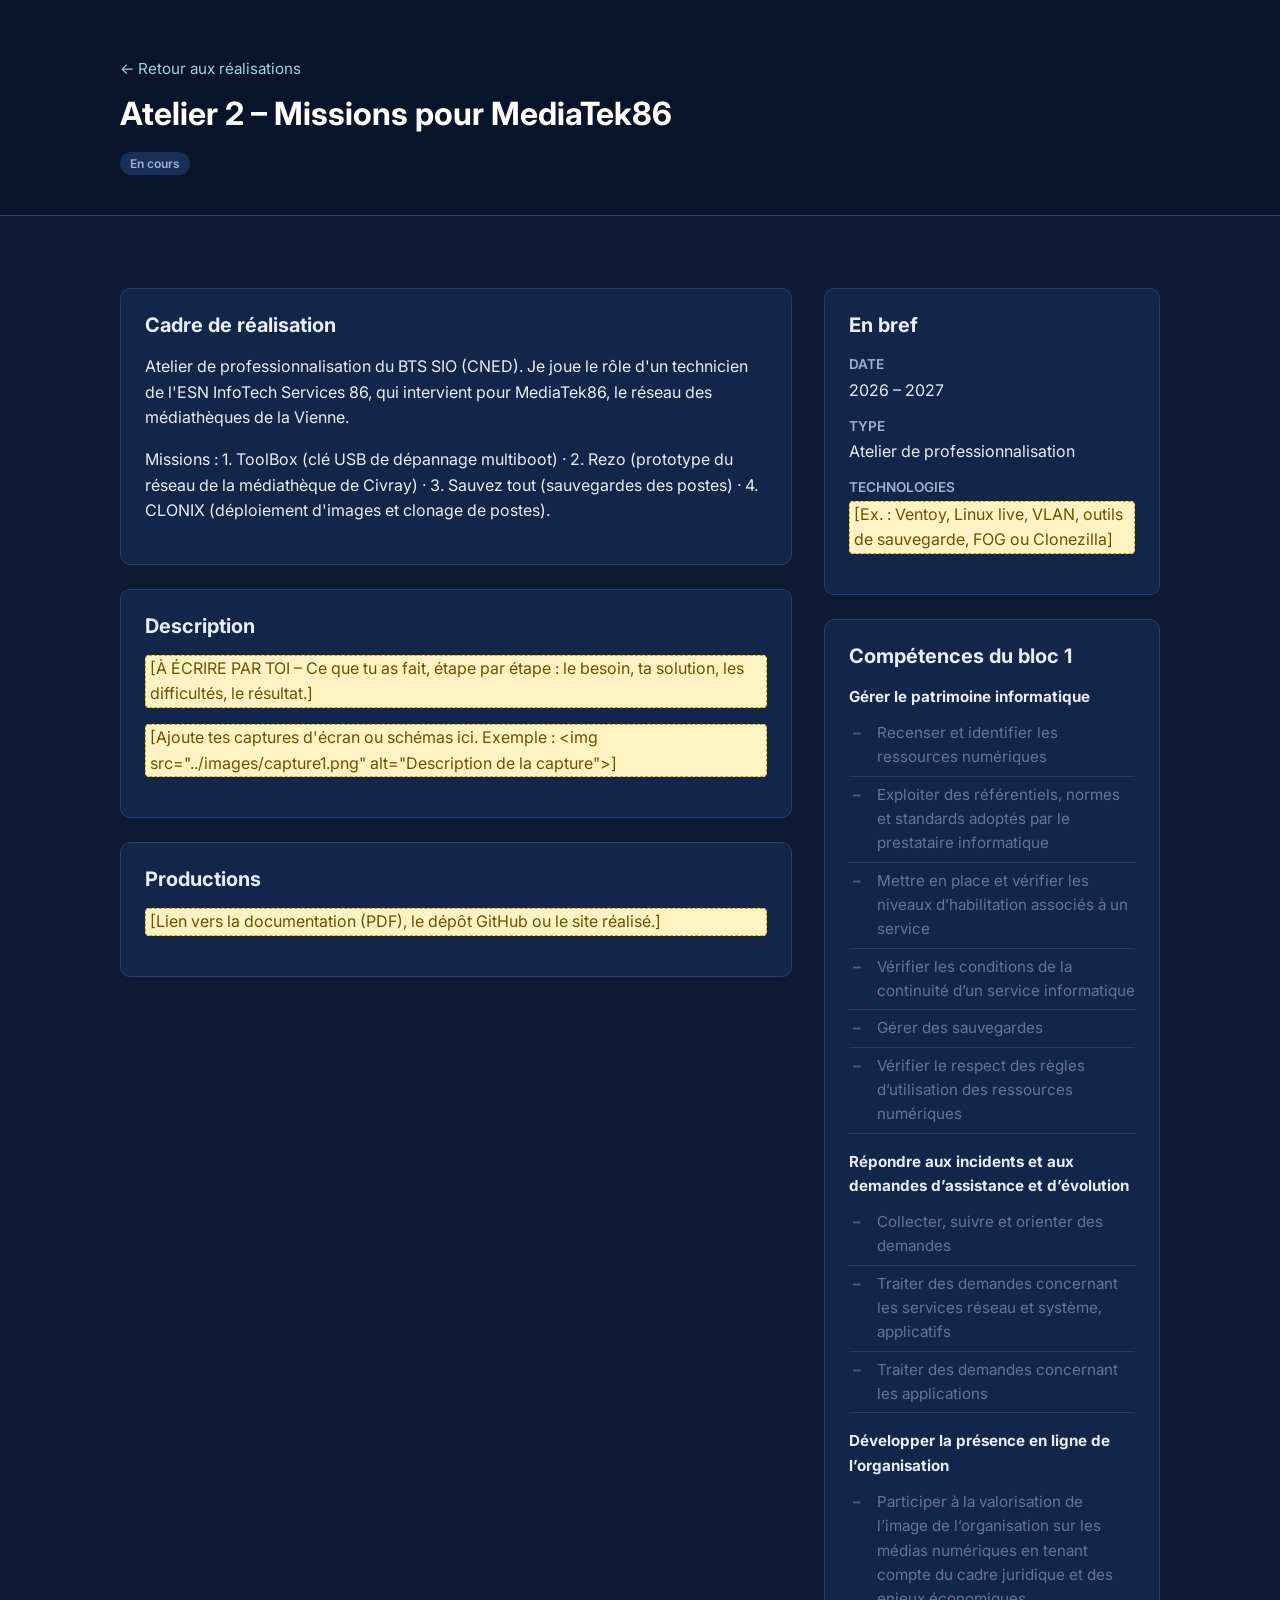
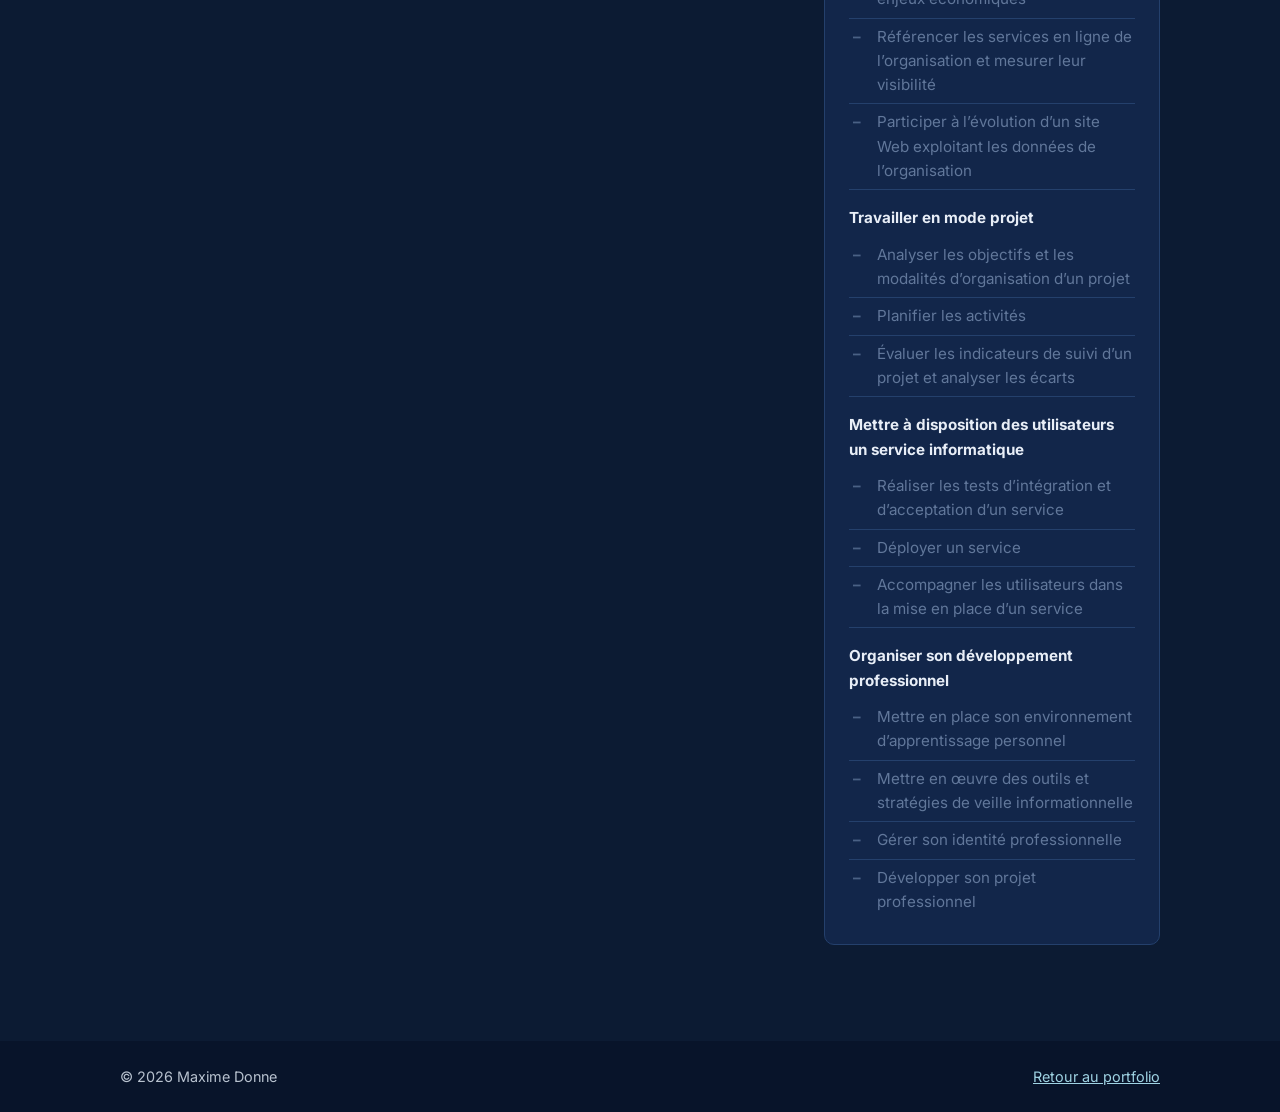
<file: realisations/atelier-2.html>
<!DOCTYPE html>
<html lang="fr">
<head>
  <meta charset="UTF-8">
  <meta name="viewport" content="width=device-width, initial-scale=1.0">
  <title>Atelier 2 – MediaTek86 – Maxime Donne</title>
  <link rel="stylesheet" href="https://fonts.googleapis.com/css2?family=Inter:wght@400;600;700&display=swap">
  <link rel="stylesheet" href="../style.css">
</head>
<body>
<!-- MODE D'EMPLOI
     - Remplace les zones jaunes (class="todo") par TON texte.
     - Compétences : pour cocher une compétence, enlève class="non" sur sa ligne.
       Les lignes avec class="non" restent grisées (non mobilisées).
     - Captures : mets tes images dans ../images/ et change le nom dans src="". -->

<header class="detail-head">
  <div class="container">
    <a class="retour" href="../index.html#realisations">← Retour aux réalisations</a>
    <h1>Atelier 2 – Missions pour MediaTek86</h1>
    <span class="badge avenir">En cours</span>
  </div>
</header>

<section>
  <div class="container fiche">
    <div>
      <div class="bloc">
        <h2>Cadre de réalisation</h2>
        <p>Atelier de professionnalisation du BTS SIO (CNED). Je joue le rôle d'un technicien de l'ESN InfoTech Services 86, qui intervient pour MediaTek86, le réseau des médiathèques de la Vienne.</p>
        <p>Missions : 1. ToolBox (clé USB de dépannage multiboot) · 2. Rezo (prototype du réseau de la médiathèque de Civray) · 3. Sauvez tout (sauvegardes des postes) · 4. CLONIX (déploiement d'images et clonage de postes).</p>
      </div>
      <div class="bloc">
        <h2>Description</h2>
        <p class="todo">[À ÉCRIRE PAR TOI – Ce que tu as fait, étape par étape : le besoin, ta solution, les difficultés, le résultat.]</p>
        <div class="captures">
          <p class="todo">[Ajoute tes captures d'écran ou schémas ici. Exemple : &lt;img src="../images/capture1.png" alt="Description de la capture"&gt;]</p>
        </div>
      </div>
      <div class="bloc">
        <h2>Productions</h2>
        <p class="todo">[Lien vers la documentation (PDF), le dépôt GitHub ou le site réalisé.]</p>
      </div>
    </div>

    <aside>
      <div class="bloc">
        <h2>En bref</h2>
        <dl class="infos">
          <dt>Date</dt><dd>2026 – 2027</dd>
          <dt>Type</dt><dd>Atelier de professionnalisation</dd>
          <dt>Technologies</dt><dd class="todo">[Ex. : Ventoy, Linux live, VLAN, outils de sauvegarde, FOG ou Clonezilla]</dd>
        </dl>
      </div>
      <div class="bloc">
        <h2>Compétences du bloc 1</h2>
        <ul class="comp-list">
          <li class="groupe">Gérer le patrimoine informatique</li>
          <li class="non">Recenser et identifier les ressources numériques</li>
          <li class="non">Exploiter des référentiels, normes et standards adoptés par le prestataire informatique</li>
          <li class="non">Mettre en place et vérifier les niveaux d’habilitation associés à un service</li>
          <li class="non">Vérifier les conditions de la continuité d’un service informatique</li>
          <li class="non">Gérer des sauvegardes</li>
          <li class="non">Vérifier le respect des règles d’utilisation des ressources numériques</li>
          <li class="groupe">Répondre aux incidents et aux demandes d’assistance et d’évolution</li>
          <li class="non">Collecter, suivre et orienter des demandes</li>
          <li class="non">Traiter des demandes concernant les services réseau et système, applicatifs</li>
          <li class="non">Traiter des demandes concernant les applications</li>
          <li class="groupe">Développer la présence en ligne de l’organisation</li>
          <li class="non">Participer à la valorisation de l’image de l’organisation sur les médias numériques en tenant compte du cadre juridique et des enjeux économiques</li>
          <li class="non">Référencer les services en ligne de l’organisation et mesurer leur visibilité</li>
          <li class="non">Participer à l’évolution d’un site Web exploitant les données de l’organisation</li>
          <li class="groupe">Travailler en mode projet</li>
          <li class="non">Analyser les objectifs et les modalités d’organisation d’un projet</li>
          <li class="non">Planifier les activités</li>
          <li class="non">Évaluer les indicateurs de suivi d’un projet et analyser les écarts</li>
          <li class="groupe">Mettre à disposition des utilisateurs un service informatique</li>
          <li class="non">Réaliser les tests d’intégration et d’acceptation d’un service</li>
          <li class="non">Déployer un service</li>
          <li class="non">Accompagner les utilisateurs dans la mise en place d’un service</li>
          <li class="groupe">Organiser son développement professionnel</li>
          <li class="non">Mettre en place son environnement d’apprentissage personnel</li>
          <li class="non">Mettre en œuvre des outils et stratégies de veille informationnelle</li>
          <li class="non">Gérer son identité professionnelle</li>
          <li class="non">Développer son projet professionnel</li>
        </ul>
      </div>
    </aside>
  </div>
</section>

<footer>
  <div class="container">
    <span>© 2026 Maxime Donne</span>
    <a href="../index.html">Retour au portfolio</a>
  </div>
</footer>
</body>
</html>
</file>
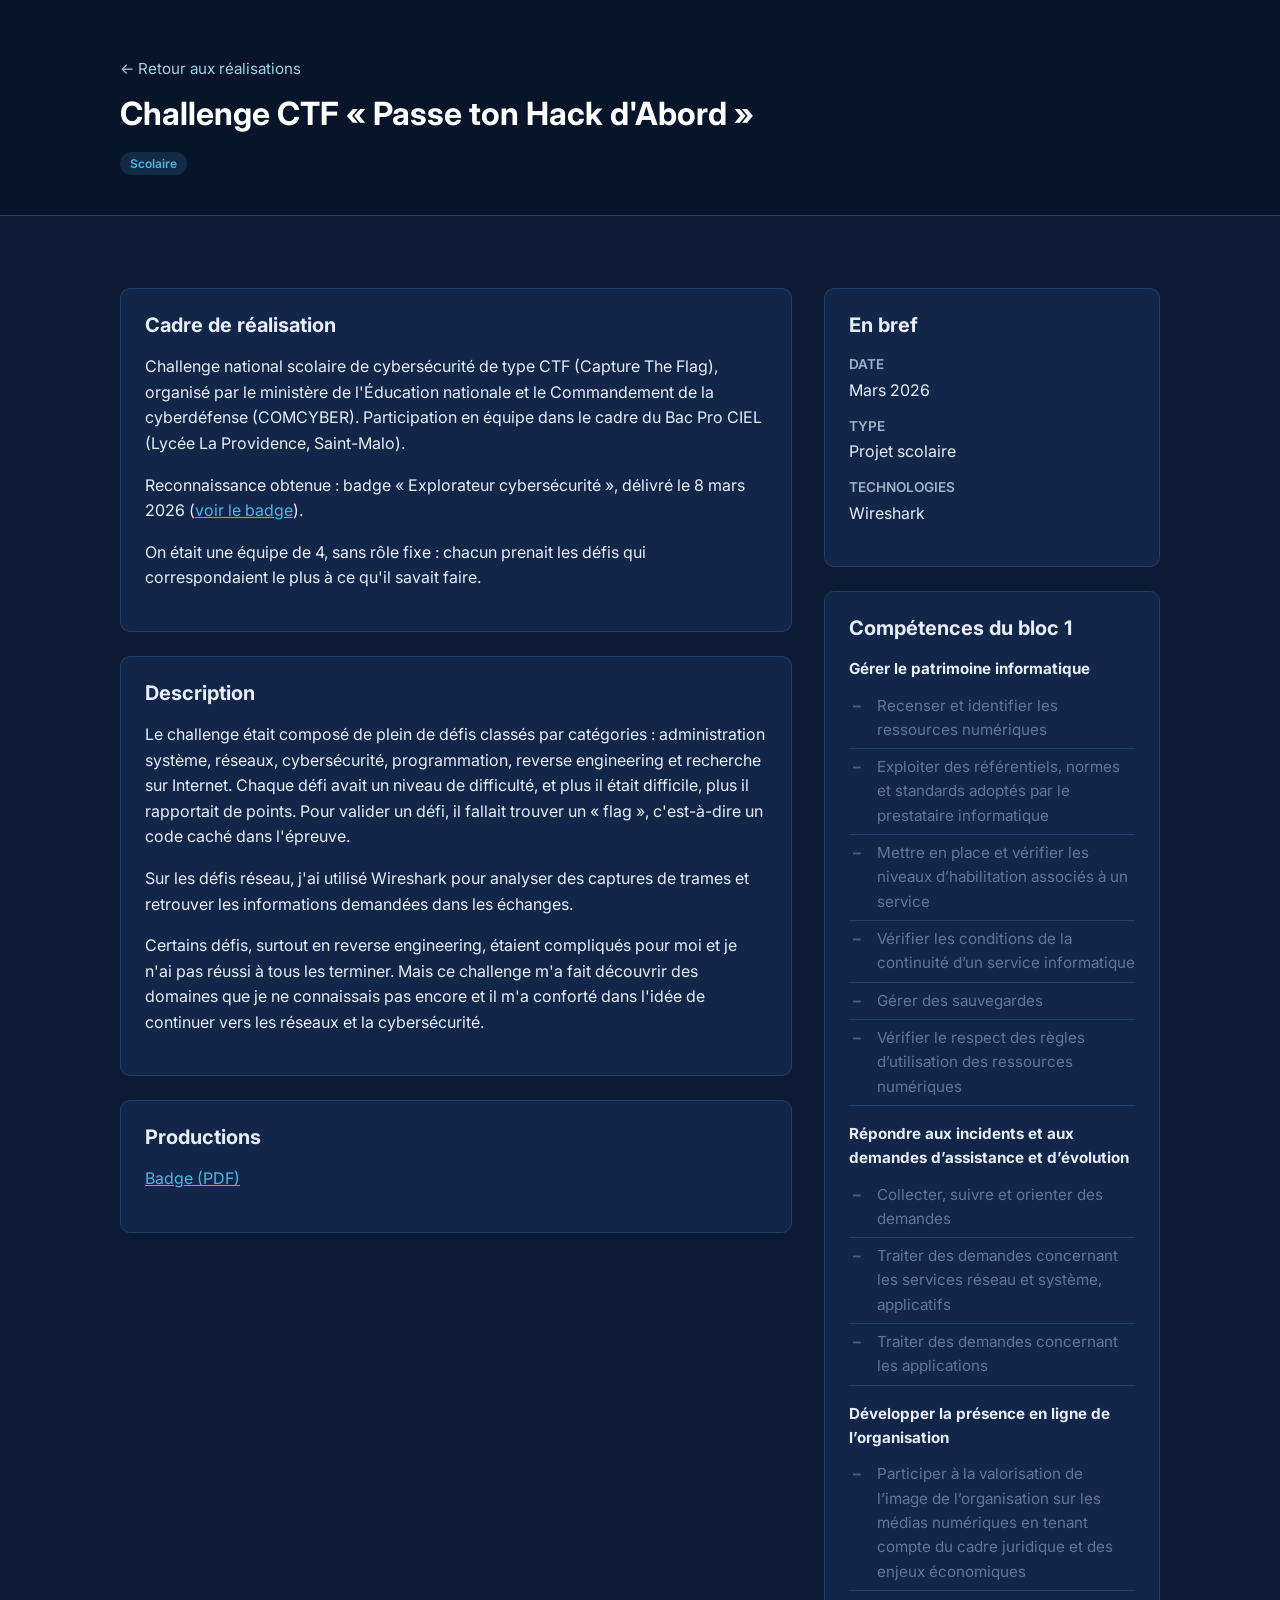
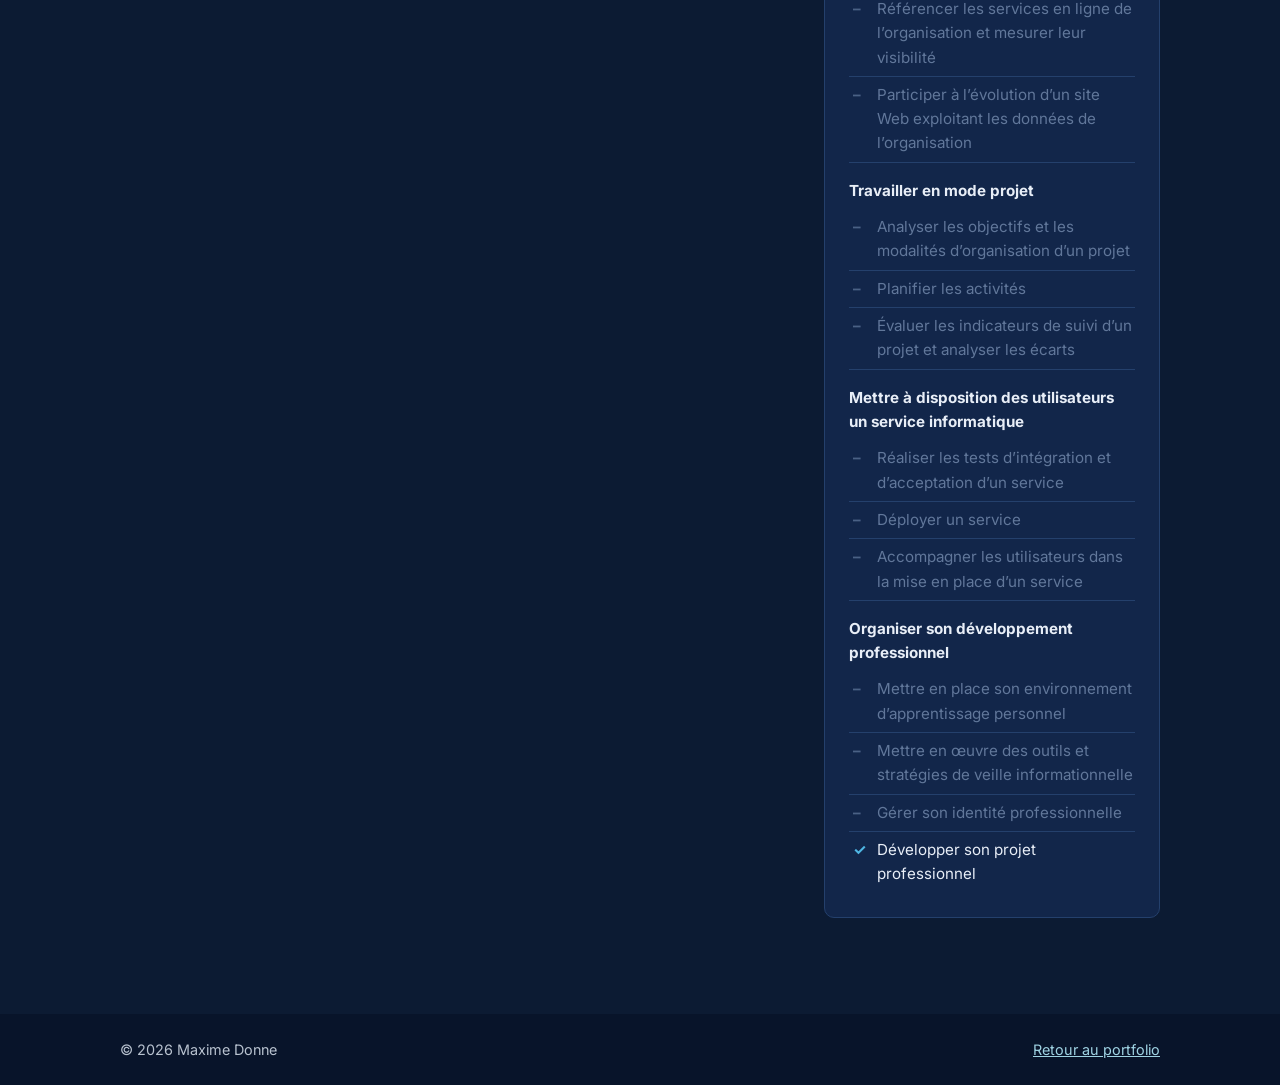
<file: realisations/ctf-passe-ton-hack.html>
<!DOCTYPE html>
<html lang="fr">
<head>
  <meta charset="UTF-8">
  <meta name="viewport" content="width=device-width, initial-scale=1.0">
  <title>Challenge CTF Passe ton Hack d'Abord – Maxime Donne</title>
  <link rel="stylesheet" href="https://fonts.googleapis.com/css2?family=Inter:wght@400;600;700&display=swap">
  <link rel="stylesheet" href="../style.css">
</head>
<body>
<!-- MODE D'EMPLOI
     - Remplace les zones jaunes (class="todo") par TON texte.
     - Compétences : pour cocher une compétence, enlève class="non" sur sa ligne.
       Les lignes avec class="non" restent grisées (non mobilisées).
     - Captures : mets tes images dans ../images/ et change le nom dans src="". -->

<header class="detail-head">
  <div class="container">
    <a class="retour" href="../index.html#realisations">← Retour aux réalisations</a>
    <h1>Challenge CTF « Passe ton Hack d'Abord »</h1>
    <span class="badge ">Scolaire</span>
  </div>
</header>

<section>
  <div class="container fiche">
    <div>
      <div class="bloc">
        <h2>Cadre de réalisation</h2>
        <p>Challenge national scolaire de cybersécurité de type CTF (Capture The Flag), organisé par le ministère de l'Éducation nationale et le Commandement de la cyberdéfense (COMCYBER). Participation en équipe dans le cadre du Bac Pro CIEL (Lycée La Providence, Saint-Malo).</p>
        <p>Reconnaissance obtenue : badge « Explorateur cybersécurité », délivré le 8 mars 2026 (<a href="https://openbadgefactory.com/obv3/credentials/9608aad5c89a9cf4f27ccd1b70dfc8762d0f819a" target="_blank">voir le badge</a>).</p>
        <p>On était une équipe de 4, sans rôle fixe : chacun prenait les défis qui correspondaient le plus à ce qu'il savait faire.</p>
      </div>
      <div class="bloc">
        <h2>Description</h2>
        <p>Le challenge était composé de plein de défis classés par catégories : administration système, réseaux, cybersécurité, programmation, reverse engineering et recherche sur Internet. Chaque défi avait un niveau de difficulté, et plus il était difficile, plus il rapportait de points. Pour valider un défi, il fallait trouver un « flag », c'est-à-dire un code caché dans l'épreuve.</p>
        <p>Sur les défis réseau, j'ai utilisé Wireshark pour analyser des captures de trames et retrouver les informations demandées dans les échanges.</p>
        <p>Certains défis, surtout en reverse engineering, étaient compliqués pour moi et je n'ai pas réussi à tous les terminer. Mais ce challenge m'a fait découvrir des domaines que je ne connaissais pas encore et il m'a conforté dans l'idée de continuer vers les réseaux et la cybersécurité.</p>
        <div class="captures">

        </div>
      </div>
      <div class="bloc">
        <h2>Productions</h2>
        <p><a href="../images/badge-ctf.pdf" target="_blank">Badge (PDF)</a></p>
      </div>
    </div>

    <aside>
      <div class="bloc">
        <h2>En bref</h2>
        <dl class="infos">
          <dt>Date</dt><dd>Mars 2026</dd>
          <dt>Type</dt><dd>Projet scolaire</dd>
          <dt>Technologies</dt><dd>Wireshark</dd>
        </dl>
      </div>
      <div class="bloc">
        <h2>Compétences du bloc 1</h2>
        <ul class="comp-list">
          <li class="groupe">Gérer le patrimoine informatique</li>
          <li class="non">Recenser et identifier les ressources numériques</li>
          <li class="non">Exploiter des référentiels, normes et standards adoptés par le prestataire informatique</li>
          <li class="non">Mettre en place et vérifier les niveaux d’habilitation associés à un service</li>
          <li class="non">Vérifier les conditions de la continuité d’un service informatique</li>
          <li class="non">Gérer des sauvegardes</li>
          <li class="non">Vérifier le respect des règles d’utilisation des ressources numériques</li>
          <li class="groupe">Répondre aux incidents et aux demandes d’assistance et d’évolution</li>
          <li class="non">Collecter, suivre et orienter des demandes</li>
          <li class="non">Traiter des demandes concernant les services réseau et système, applicatifs</li>
          <li class="non">Traiter des demandes concernant les applications</li>
          <li class="groupe">Développer la présence en ligne de l’organisation</li>
          <li class="non">Participer à la valorisation de l’image de l’organisation sur les médias numériques en tenant compte du cadre juridique et des enjeux économiques</li>
          <li class="non">Référencer les services en ligne de l’organisation et mesurer leur visibilité</li>
          <li class="non">Participer à l’évolution d’un site Web exploitant les données de l’organisation</li>
          <li class="groupe">Travailler en mode projet</li>
          <li class="non">Analyser les objectifs et les modalités d’organisation d’un projet</li>
          <li class="non">Planifier les activités</li>
          <li class="non">Évaluer les indicateurs de suivi d’un projet et analyser les écarts</li>
          <li class="groupe">Mettre à disposition des utilisateurs un service informatique</li>
          <li class="non">Réaliser les tests d’intégration et d’acceptation d’un service</li>
          <li class="non">Déployer un service</li>
          <li class="non">Accompagner les utilisateurs dans la mise en place d’un service</li>
          <li class="groupe">Organiser son développement professionnel</li>
          <li class="non">Mettre en place son environnement d’apprentissage personnel</li>
          <li class="non">Mettre en œuvre des outils et stratégies de veille informationnelle</li>
          <li class="non">Gérer son identité professionnelle</li>
          <li>Développer son projet professionnel</li>
        </ul>
      </div>
    </aside>
  </div>
</section>

<footer>
  <div class="container">
    <span>© 2026 Maxime Donne</span>
    <a href="../index.html">Retour au portfolio</a>
  </div>
</footer>
</body>
</html>
</file>
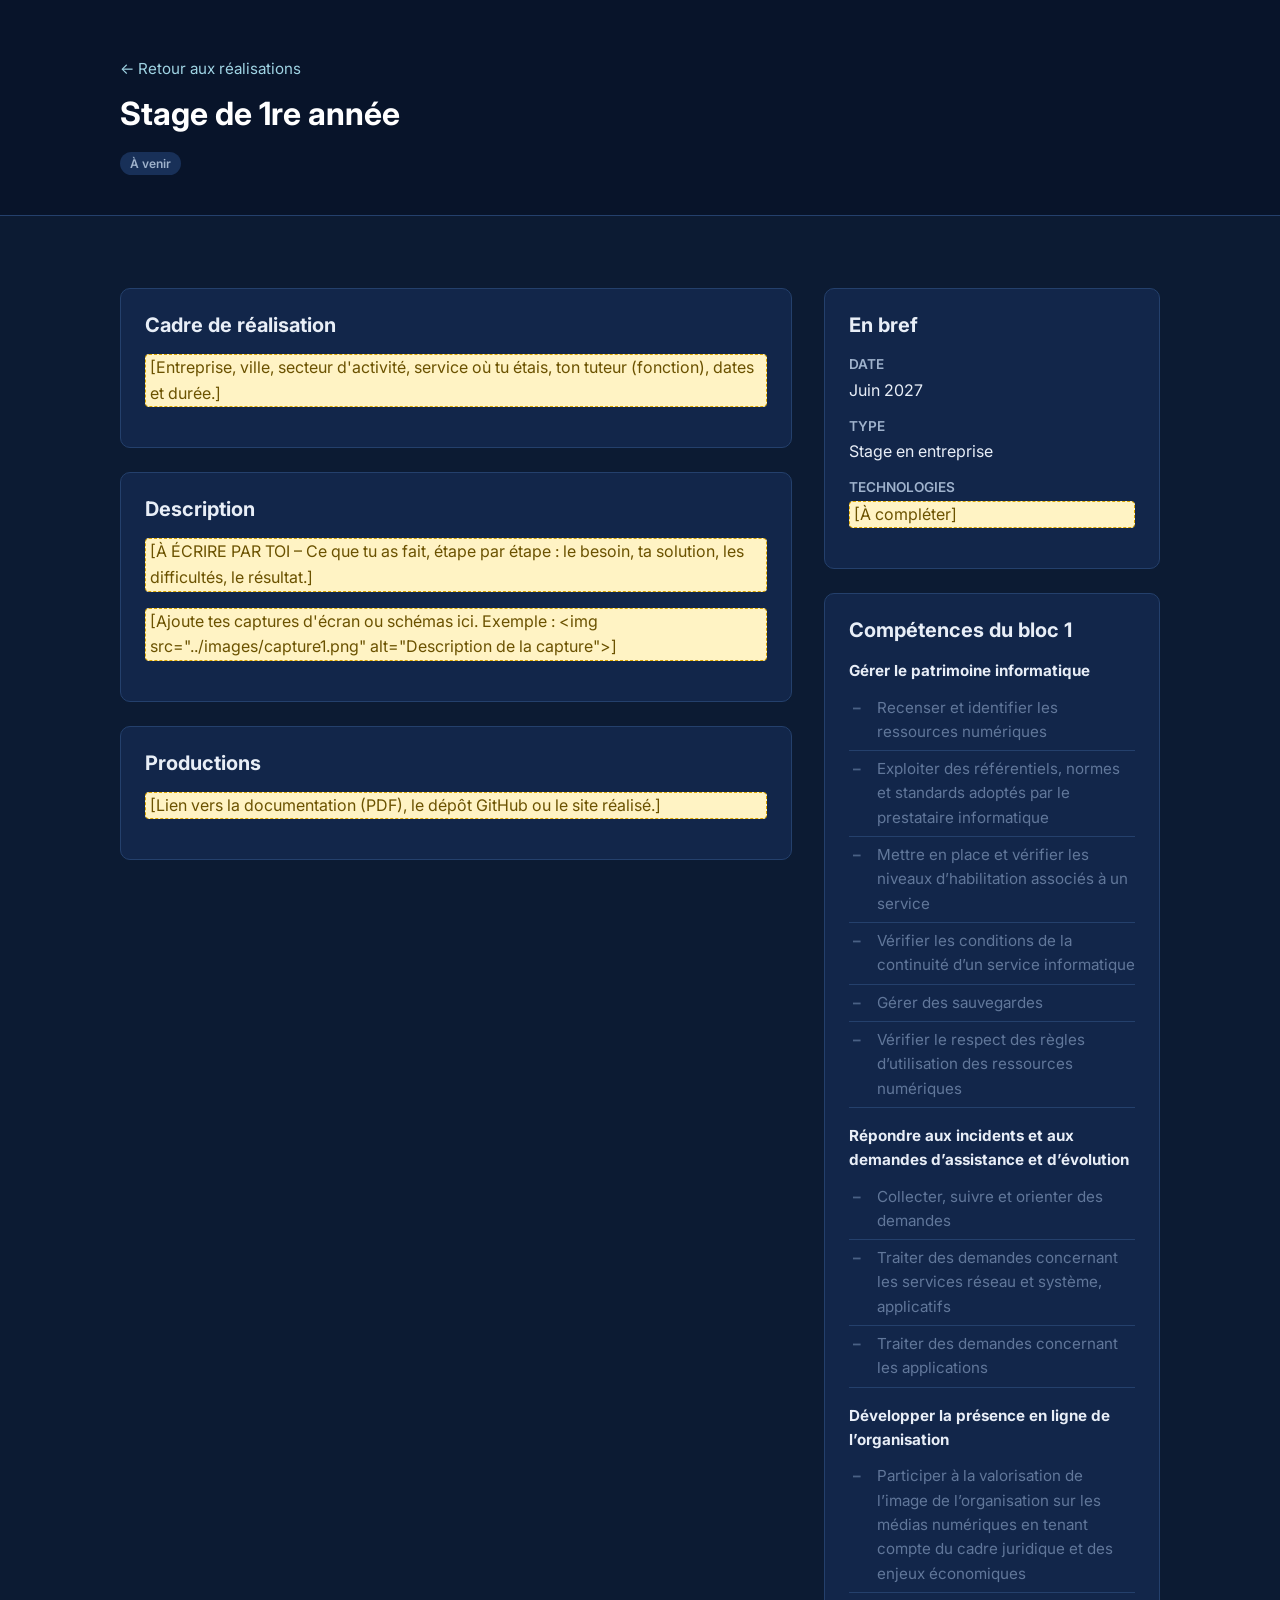
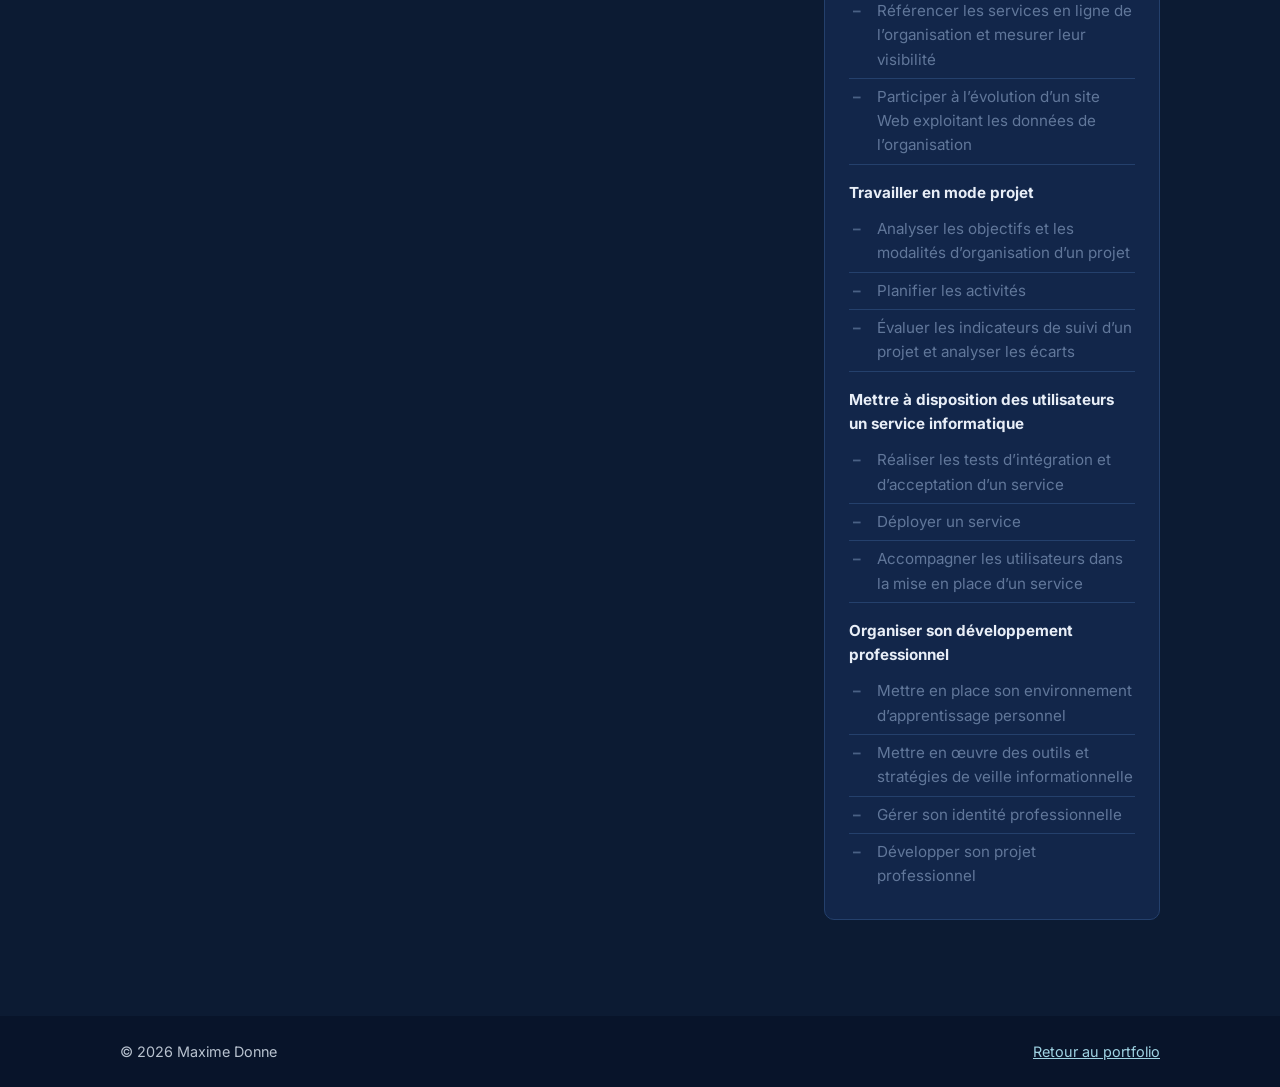
<file: realisations/stage-1.html>
<!DOCTYPE html>
<html lang="fr">
<head>
  <meta charset="UTF-8">
  <meta name="viewport" content="width=device-width, initial-scale=1.0">
  <title>Stage de 1re année – Maxime Donne</title>
  <link rel="stylesheet" href="https://fonts.googleapis.com/css2?family=Inter:wght@400;600;700&display=swap">
  <link rel="stylesheet" href="../style.css">
</head>
<body>
<!-- MODE D'EMPLOI
     - Remplace les zones jaunes (class="todo") par TON texte.
     - Compétences : pour cocher une compétence, enlève class="non" sur sa ligne.
       Les lignes avec class="non" restent grisées (non mobilisées).
     - Captures : mets tes images dans ../images/ et change le nom dans src="". -->

<header class="detail-head">
  <div class="container">
    <a class="retour" href="../index.html#realisations">← Retour aux réalisations</a>
    <h1>Stage de 1re année</h1>
    <span class="badge avenir">À venir</span>
  </div>
</header>

<section>
  <div class="container fiche">
    <div>
      <div class="bloc">
        <h2>Cadre de réalisation</h2>
        <p class="todo">[Entreprise, ville, secteur d'activité, service où tu étais, ton tuteur (fonction), dates et durée.]</p>
      </div>
      <div class="bloc">
        <h2>Description</h2>
        <p class="todo">[À ÉCRIRE PAR TOI – Ce que tu as fait, étape par étape : le besoin, ta solution, les difficultés, le résultat.]</p>
        <div class="captures">
          <p class="todo">[Ajoute tes captures d'écran ou schémas ici. Exemple : &lt;img src="../images/capture1.png" alt="Description de la capture"&gt;]</p>
        </div>
      </div>
      <div class="bloc">
        <h2>Productions</h2>
        <p class="todo">[Lien vers la documentation (PDF), le dépôt GitHub ou le site réalisé.]</p>
      </div>
    </div>

    <aside>
      <div class="bloc">
        <h2>En bref</h2>
        <dl class="infos">
          <dt>Date</dt><dd>Juin 2027</dd>
          <dt>Type</dt><dd>Stage en entreprise</dd>
          <dt>Technologies</dt><dd class="todo">[À compléter]</dd>
        </dl>
      </div>
      <div class="bloc">
        <h2>Compétences du bloc 1</h2>
        <ul class="comp-list">
          <li class="groupe">Gérer le patrimoine informatique</li>
          <li class="non">Recenser et identifier les ressources numériques</li>
          <li class="non">Exploiter des référentiels, normes et standards adoptés par le prestataire informatique</li>
          <li class="non">Mettre en place et vérifier les niveaux d’habilitation associés à un service</li>
          <li class="non">Vérifier les conditions de la continuité d’un service informatique</li>
          <li class="non">Gérer des sauvegardes</li>
          <li class="non">Vérifier le respect des règles d’utilisation des ressources numériques</li>
          <li class="groupe">Répondre aux incidents et aux demandes d’assistance et d’évolution</li>
          <li class="non">Collecter, suivre et orienter des demandes</li>
          <li class="non">Traiter des demandes concernant les services réseau et système, applicatifs</li>
          <li class="non">Traiter des demandes concernant les applications</li>
          <li class="groupe">Développer la présence en ligne de l’organisation</li>
          <li class="non">Participer à la valorisation de l’image de l’organisation sur les médias numériques en tenant compte du cadre juridique et des enjeux économiques</li>
          <li class="non">Référencer les services en ligne de l’organisation et mesurer leur visibilité</li>
          <li class="non">Participer à l’évolution d’un site Web exploitant les données de l’organisation</li>
          <li class="groupe">Travailler en mode projet</li>
          <li class="non">Analyser les objectifs et les modalités d’organisation d’un projet</li>
          <li class="non">Planifier les activités</li>
          <li class="non">Évaluer les indicateurs de suivi d’un projet et analyser les écarts</li>
          <li class="groupe">Mettre à disposition des utilisateurs un service informatique</li>
          <li class="non">Réaliser les tests d’intégration et d’acceptation d’un service</li>
          <li class="non">Déployer un service</li>
          <li class="non">Accompagner les utilisateurs dans la mise en place d’un service</li>
          <li class="groupe">Organiser son développement professionnel</li>
          <li class="non">Mettre en place son environnement d’apprentissage personnel</li>
          <li class="non">Mettre en œuvre des outils et stratégies de veille informationnelle</li>
          <li class="non">Gérer son identité professionnelle</li>
          <li class="non">Développer son projet professionnel</li>
        </ul>
      </div>
    </aside>
  </div>
</section>

<footer>
  <div class="container">
    <span>© 2026 Maxime Donne</span>
    <a href="../index.html">Retour au portfolio</a>
  </div>
</footer>
</body>
</html>
</file>
<file: style.css>
/* ===== Portfolio Maxime Donne – BTS SIO SISR ===== */
:root {
  --bg: #0c1b33;          /* bleu marine */
  --surface: #12264a;     /* cartes, sections alternées */
  --surface-2: #183058;   /* éléments dans les cartes */
  --text: #e8eef7;
  --muted: #9fb2cc;
  --line: #24406c;
  --accent: #4fb6e3;
  --accent-soft: rgba(79,182,227,.14);
  --dark: #08142a;        /* accueil, pied de page */
  --radius: 10px;
  --max: 1080px;
}

* { box-sizing: border-box; }
html { scroll-behavior: smooth; scroll-padding-top: 72px; }
body {
  margin: 0;
  font-family: "Inter", system-ui, -apple-system, "Segoe UI", Roboto, sans-serif;
  font-size: 16px;
  line-height: 1.6;
  color: var(--text);
  background: var(--bg);
}
img { max-width: 100%; display: block; }
a { color: var(--accent); }
h1, h2, h3 { line-height: 1.25; margin: 0 0 .5em; }
h2 { font-size: 1.75rem; }
h3 { font-size: 1.1rem; }
.container { max-width: var(--max); margin: 0 auto; padding: 0 20px; }

/* --- Texte à écrire (à supprimer une fois rempli) --- */
.todo {
  background: #fff3c4;
  border: 1px dashed #d9a400;
  border-radius: 4px;
  padding: 0 4px;
  color: #6b5200;
}

/* --- Barre de navigation --- */
.nav {
  position: sticky; top: 0; z-index: 10;
  background: rgba(8,20,42,.95);
  backdrop-filter: blur(6px);
  border-bottom: 1px solid var(--line);
}
.nav .container { display: flex; align-items: center; justify-content: space-between; height: 60px; }
.nav .logo { font-weight: 700; color: var(--text); text-decoration: none; }
.nav ul { list-style: none; display: flex; gap: 22px; margin: 0; padding: 0; }
.nav ul a { color: var(--muted); text-decoration: none; font-size: .95rem; }
.nav ul a:hover { color: var(--accent); }
.nav .burger { display: none; background: none; border: 0; color: var(--text); font-size: 1.5rem; cursor: pointer; }

/* --- Accueil --- */
.hero { background: var(--dark); color: #fff; padding: 80px 0; }
.hero .container { display: flex; align-items: center; gap: 48px; }
.hero .photo {
  width: 200px; height: 200px; flex-shrink: 0;
  border-radius: 50%; object-fit: cover;
  border: 4px solid rgba(255,255,255,.15);
  background: #22303f;
}
.hero h1 { font-size: 2.4rem; margin-bottom: .2em; }
.hero .title { font-size: 1.3rem; color: #9fd3e3; margin: 0; }
.hero .subtitle { color: #b8c2cf; margin: .3em 0 1.5em; }
.btn {
  display: inline-block; padding: 11px 22px; border-radius: 8px;
  background: var(--accent); color: #06203a; text-decoration: none; font-weight: 600;
  border: 0; cursor: pointer; font-size: 1rem;
}
.btn:hover { filter: brightness(1.1); }
.btn.ghost { background: transparent; color: #fff; border: 1px solid rgba(255,255,255,.4); margin-left: 8px; }

/* --- Sections --- */
section { padding: 72px 0; }
section.alt { background: var(--surface); }
.hero, .detail-head { border-bottom: 1px solid var(--line); }
.section-intro { color: var(--muted); margin-top: -.3em; margin-bottom: 2em; }

/* --- Profil --- */
.profil { display: grid; grid-template-columns: 1.6fr 1fr; gap: 32px; align-items: start; }
.encadre {
  background: var(--accent-soft); border-left: 4px solid var(--accent);
  border-radius: var(--radius); padding: 20px 22px;
}
.encadre strong { display: block; margin-bottom: 6px; color: var(--accent); }

/* --- Ligne de temps --- */
.timeline { position: relative; margin: 0; padding: 0 0 0 28px; list-style: none; }
.timeline::before { content: ""; position: absolute; left: 7px; top: 6px; bottom: 6px; width: 2px; background: var(--line); }
.timeline > li { position: relative; margin-bottom: 28px; }
.timeline li ul { margin: 4px 0 0; padding-left: 18px; }
.timeline li ul li { margin: 2px 0; }
.timeline > li::before {
  content: ""; position: absolute; left: -27px; top: 6px;
  width: 14px; height: 14px; border-radius: 50%;
  background: var(--surface); border: 3px solid var(--accent);
}
.timeline .date { font-size: .9rem; font-weight: 600; color: var(--accent); }
.timeline h3 { margin: 2px 0 2px; }
.timeline .lieu { color: var(--muted); font-size: .95rem; margin: 0 0 6px; }
.timeline p { margin: 0; }
.sous-titre { margin-top: 48px; }

/* --- Compétences --- */
.competences { display: grid; grid-template-columns: repeat(auto-fit, minmax(240px, 1fr)); gap: 20px; }
.cat {
  background: var(--surface); border: 1px solid var(--line);
  border-radius: var(--radius); padding: 20px;
}
section.alt .cat { background: var(--bg); }
.cat { box-shadow: 0 1px 0 rgba(255,255,255,.02) inset; }
.cat h3 { font-size: 1rem; text-transform: uppercase; letter-spacing: .04em; color: var(--muted); }
.cat ul { list-style: none; margin: 0; padding: 0; }
.cat li { display: flex; align-items: center; gap: 10px; padding: 5px 0; }
.cat li i { font-size: 1.4rem; width: 26px; text-align: center; }
.cat li .ico { width: 26px; text-align: center; font-size: 1.1rem; }

/* --- Réalisations --- */
.filtres { display: flex; gap: 8px; margin-bottom: 24px; flex-wrap: wrap; }
.filtres button {
  border: 1px solid var(--line); background: var(--surface); color: var(--text);
  padding: 7px 16px; border-radius: 20px; cursor: pointer; font-size: .9rem;
}
.filtres button.actif { background: var(--accent); color: #06203a; border-color: var(--accent); }
.vignettes { display: grid; grid-template-columns: repeat(auto-fill, minmax(290px, 1fr)); gap: 24px; }
.vignette {
  background: var(--surface); border: 1px solid var(--line); border-radius: var(--radius);
  overflow: hidden; text-decoration: none; color: inherit;
  display: flex; flex-direction: column;
  transition: transform .15s, box-shadow .15s;
}
.vignette:hover { transform: translateY(-3px); box-shadow: 0 12px 28px rgba(0,0,0,.35); border-color: var(--accent); }
.vignette .mini {
  aspect-ratio: 16 / 9; background: var(--surface-2); object-fit: cover; width: 100%;
  display: flex; align-items: center; justify-content: center; color: var(--muted); font-size: .9rem;
}
.vignette .corps { padding: 18px; display: flex; flex-direction: column; gap: 8px; flex: 1; }
.vignette .meta { display: flex; justify-content: space-between; font-size: .85rem; color: var(--muted); }
.badge {
  display: inline-block; font-size: .75rem; font-weight: 600; padding: 2px 10px; border-radius: 12px;
  background: var(--accent-soft); color: var(--accent);
}
.badge.avenir { background: var(--surface-2); color: var(--muted); }
.tags { display: flex; flex-wrap: wrap; gap: 6px; margin-top: auto; }
.tags span { font-size: .78rem; background: var(--surface-2); padding: 2px 8px; border-radius: 4px; }

/* --- Contact --- */
.contact { display: grid; grid-template-columns: 1fr 1.3fr; gap: 40px; }
.coord { list-style: none; padding: 0; margin: 0; }
.coord li { display: flex; gap: 12px; align-items: center; padding: 8px 0; }
.coord .ico { width: 24px; text-align: center; }
form { display: grid; gap: 14px; }
label { font-weight: 600; font-size: .9rem; }
input, textarea {
  width: 100%; padding: 10px 12px; border: 1px solid var(--line); border-radius: 8px;
  font: inherit; background: var(--bg); color: var(--text);
}
input:focus, textarea:focus { outline: 2px solid var(--accent); border-color: var(--accent); }
textarea { min-height: 130px; resize: vertical; }

/* --- Pied de page --- */
footer { background: var(--dark); color: #b8c2cf; padding: 24px 0; font-size: .9rem; }
footer .container { display: flex; justify-content: space-between; flex-wrap: wrap; gap: 8px; }
footer a { color: #9fd3e3; }

/* --- Page détail d'une réalisation --- */
.detail-head { background: var(--dark); color: #fff; padding: 56px 0 40px; }
.detail-head a.retour { color: #9fd3e3; text-decoration: none; font-size: .95rem; }
.detail-head h1 { margin-top: 12px; font-size: 2rem; }
.fiche { display: grid; grid-template-columns: 2fr 1fr; gap: 32px; }
.fiche .bloc { background: var(--surface); border: 1px solid var(--line); border-radius: var(--radius); padding: 24px; margin-bottom: 24px; }
.fiche .bloc h2 { font-size: 1.25rem; }
.infos dt { font-weight: 600; font-size: .85rem; color: var(--muted); text-transform: uppercase; margin-top: 12px; }
.infos dd { margin: 2px 0 0; }
.comp-list { list-style: none; padding: 0; margin: 0; }
.comp-list li { padding: 6px 0 6px 28px; position: relative; border-bottom: 1px solid var(--line); font-size: .95rem; }
.comp-list li:last-child { border-bottom: 0; }
.comp-list li::before { content: "✓"; position: absolute; left: 4px; color: var(--accent); font-weight: 700; }
.comp-list li.non { color: #61779a; }
.comp-list li.non::before { content: "–"; color: #4a6185; }
.comp-list .groupe { font-weight: 700; color: var(--text); padding-left: 0; border-bottom: 0; margin-top: 10px; }
.comp-list .groupe::before { content: none; }
.captures img { border-radius: 8px; border: 1px solid var(--line); margin: 12px 0; }

/* --- Responsive --- */
@media (max-width: 820px) {
  .hero .container, .profil, .contact, .fiche { grid-template-columns: 1fr; flex-direction: column; text-align: left; }
  .hero .container { align-items: flex-start; gap: 28px; }
  .hero .photo { width: 140px; height: 140px; }
  .hero h1 { font-size: 1.9rem; }
  .nav .burger { display: block; }
  .nav ul {
    display: none; position: absolute; top: 60px; left: 0; right: 0;
    flex-direction: column; gap: 0; background: var(--dark); border-bottom: 1px solid var(--line);
  }
  .nav ul.ouvert { display: flex; }
  .nav ul a { display: block; padding: 12px 20px; }
  .btn.ghost { margin: 10px 0 0; }
  section { padding: 52px 0; }
}
</file>
